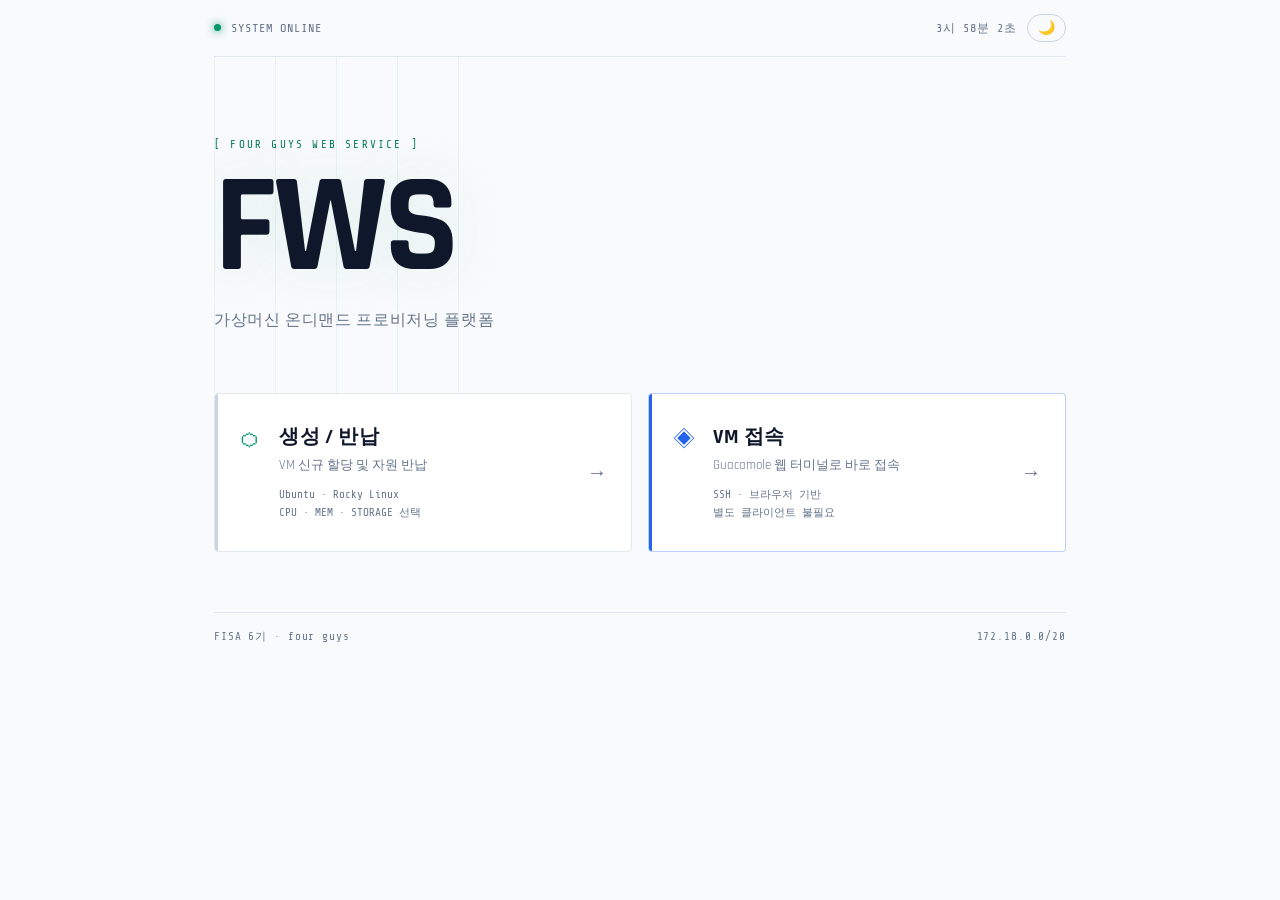
<file: FWS-web/index.html>
<!DOCTYPE html>
<html lang="ko">
<head>
  <meta charset="UTF-8" />
  <meta name="viewport" content="width=device-width, initial-scale=1.0"/>
  <title>FWS — Four Guys Web Service</title>
  <link rel="preconnect" href="https://fonts.googleapis.com">
  <link href="https://fonts.googleapis.com/css2?family=Share+Tech+Mono&family=Rajdhani:wght@400;600;700&display=swap" rel="stylesheet">
  <link rel="stylesheet" href="css/style.css"/>
  <script>(function(){if(localStorage.getItem('fws-theme')==='dark')document.documentElement.classList.add('dark');})()</script>
</head>
<body>
  <div class="scanline"></div>
  <div class="noise"></div>

  <div class="container main-container">

    <!-- 상단 상태 표시줄 -->
    <div class="status-bar">
      <span class="status-dot blink"></span>
      <span class="mono">SYSTEM ONLINE</span>
      <span class="spacer"></span>
      <span class="mono" id="clock"></span>
      <button class="theme-toggle" id="theme-toggle" onclick="toggleTheme()">🌙</button>
    </div>

    <!-- 로고 -->
    <div class="hero">
      <div class="logo-wrap">
        <div class="logo-tag mono">[ FOUR GUYS WEB SERVICE ]</div>
        <h1 class="logo-text">FWS</h1>
        <p class="logo-sub">가상머신 온디맨드 프로비저닝 플랫폼</p>
      </div>

      <div class="grid-lines" aria-hidden="true">
        <div></div><div></div><div></div><div></div><div></div>
      </div>
    </div>

    <!-- 메인 버튼 두 개 -->
    <div class="main-actions">

      <a href="provision.html" class="action-card">
        <div class="action-icon">⬡</div>
        <div class="action-content">
          <div class="action-title">생성 / 반납</div>
          <div class="action-desc">VM 신규 할당 및 자원 반납</div>
          <div class="action-detail mono">
            Ubuntu · Rocky Linux<br/>
            CPU · MEM · STORAGE 선택
          </div>
        </div>
        <div class="action-arrow">→</div>
      </a>

      <a href="#" class="action-card accent" id="btn-connect">
        <div class="action-icon">◈</div>
        <div class="action-content">
          <div class="action-title">VM 접속</div>
          <div class="action-desc">Guacamole 웹 터미널로 바로 접속</div>
          <div class="action-detail mono">
            SSH · 브라우저 기반<br/>
            별도 클라이언트 불필요
          </div>
        </div>
        <div class="action-arrow">→</div>
      </a>

    </div>

    <!-- 하단 -->
    <div class="footer-bar mono">
      <span>FISA 6기 · four guys</span>
      <span class="spacer"></span>
      <span>172.18.0.0/20</span>
    </div>

  </div>

  <!-- Guacamole 접속 모달 -->
  <div class="modal-overlay" id="connect-modal">
    <div class="modal-box">
      <div class="modal-title mono">[ VM 접속 ]</div>
      <p class="modal-desc">할당받은 VM 이름을 입력하세요</p>
      <input class="input-field" type="text" id="vm-name-connect" placeholder="예) fws-vm-001"/>
      <div class="modal-actions">
        <button class="btn-secondary" onclick="closeModal()">취소</button>
        <button class="btn-primary" onclick="connectGuacamole()">접속하기</button>
      </div>
    </div>
  </div>

  <script src="js/config.js"></script>
  <script src="js/theme.js"></script>
  <script src="js/main.js"></script>
</body>
</html>
</file>
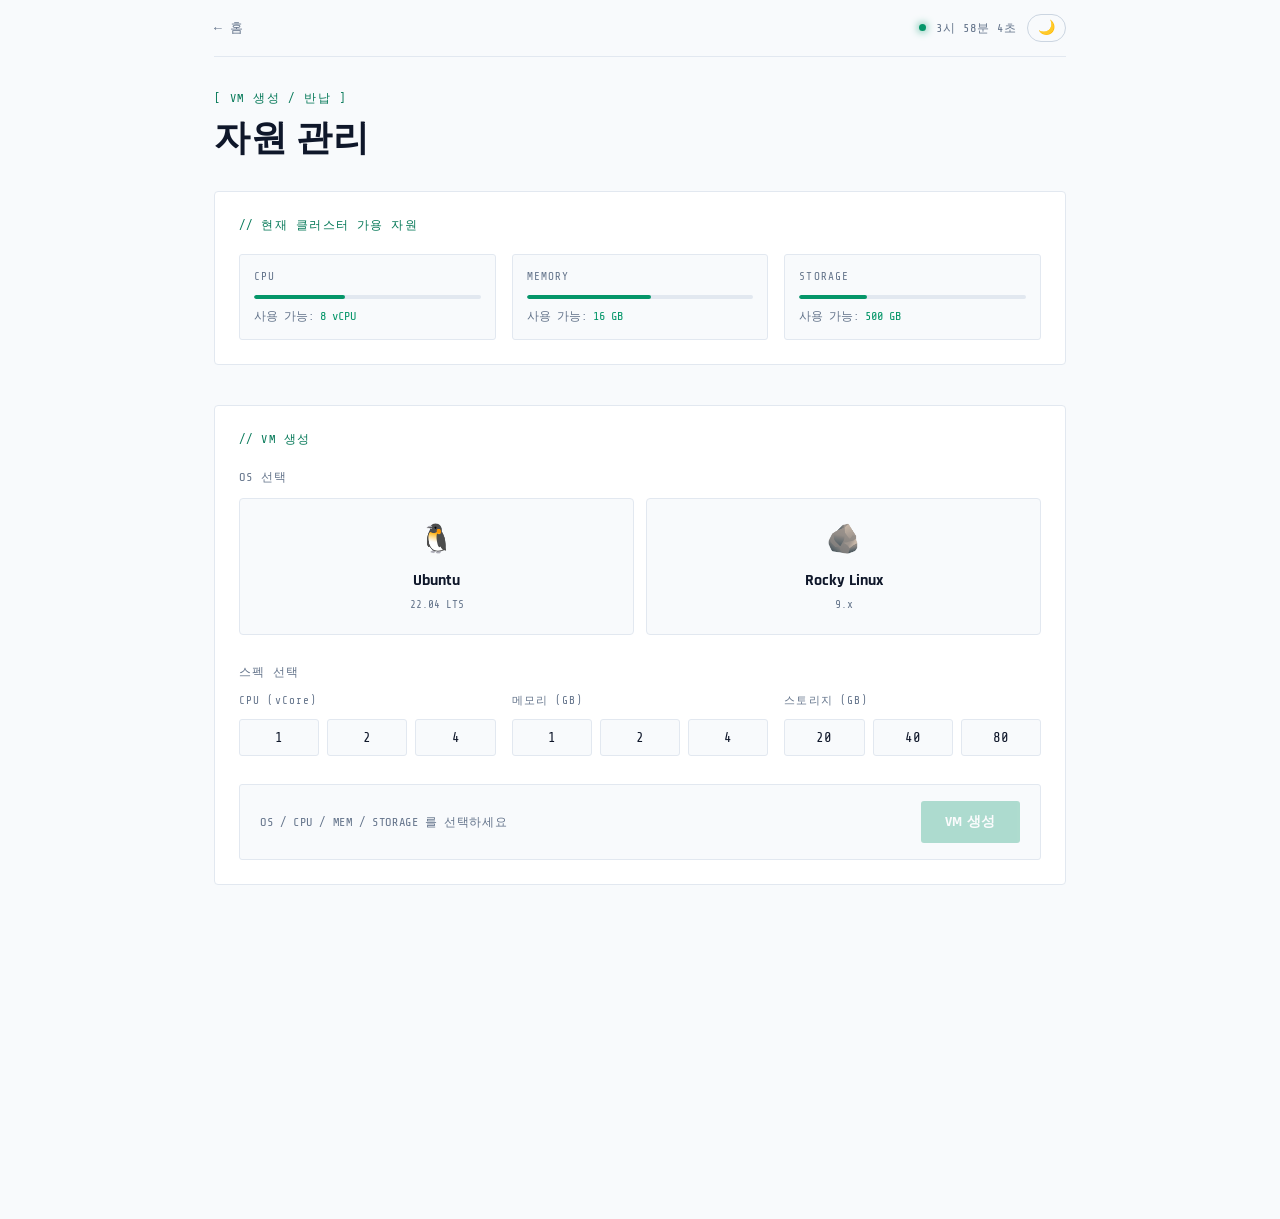
<file: FWS-web/provision.html>
<!DOCTYPE html>
<html lang="ko">
<head>
  <meta charset="UTF-8"/>
  <meta name="viewport" content="width=device-width, initial-scale=1.0"/>
  <title>FWS — VM 생성 / 반납</title>
  <link rel="preconnect" href="https://fonts.googleapis.com">
  <link href="https://fonts.googleapis.com/css2?family=Share+Tech+Mono&family=Rajdhani:wght@400;600;700&display=swap" rel="stylesheet">
  <link rel="stylesheet" href="css/style.css"/>
  <script>(function(){if(localStorage.getItem('fws-theme')==='dark')document.documentElement.classList.add('dark');})()</script>
</head>
<body>
  <div class="scanline"></div>
  <div class="noise"></div>

  <div class="container provision-container">

    <!-- 상단 네비 -->
    <div class="status-bar">
      <a href="index.html" class="back-btn mono">← 홈</a>
      <span class="spacer"></span>
      <span class="status-dot blink"></span>
      <span class="mono" id="clock"></span>
      <button class="theme-toggle" id="theme-toggle" onclick="toggleTheme()">🌙</button>
    </div>

    <div class="page-title">
      <span class="mono tag">[ VM 생성 / 반납 ]</span>
      <h2>자원 관리</h2>
    </div>

    <!-- ① 가용 자원 현황 -->
    <section class="section">
      <div class="section-header mono">// 현재 클러스터 가용 자원</div>
      <div class="resource-grid">
        <div class="resource-card">
          <div class="resource-label mono">CPU</div>
          <div class="resource-bar-wrap">
            <div class="resource-bar" id="cpu-bar" style="width: 40%"></div>
          </div>
          <div class="resource-value mono" id="cpu-val">사용 가능: <span class="highlight">8 vCPU</span></div>
        </div>
        <div class="resource-card">
          <div class="resource-label mono">MEMORY</div>
          <div class="resource-bar-wrap">
            <div class="resource-bar" id="mem-bar" style="width: 55%"></div>
          </div>
          <div class="resource-value mono" id="mem-val">사용 가능: <span class="highlight">16 GB</span></div>
        </div>
        <div class="resource-card">
          <div class="resource-label mono">STORAGE</div>
          <div class="resource-bar-wrap">
            <div class="resource-bar" id="sto-bar" style="width: 30%"></div>
          </div>
          <div class="resource-value mono" id="sto-val">사용 가능: <span class="highlight">500 GB</span></div>
        </div>
      </div>
    </section>

    <!-- ② VM 생성 폼 -->
    <section class="section">
      <div class="section-header mono">// VM 생성</div>

      <!-- OS 선택 -->
      <div class="form-group">
        <label class="form-label mono">OS 선택</label>
        <div class="os-cards">
          <div class="os-card" data-os="ubuntu" onclick="selectOS(this)">
            <div class="os-icon">🐧</div>
            <div class="os-name">Ubuntu</div>
            <div class="os-ver mono">22.04 LTS</div>
          </div>
          <div class="os-card" data-os="rocky" onclick="selectOS(this)">
            <div class="os-icon">🪨</div>
            <div class="os-name">Rocky Linux</div>
            <div class="os-ver mono">9.x</div>
          </div>
        </div>
      </div>

      <!-- 스펙 선택 -->
      <div class="form-group">
        <label class="form-label mono">스펙 선택</label>
        <div class="spec-grid">

          <div class="spec-item">
            <div class="spec-label mono">CPU (vCore)</div>
            <div class="spec-options">
              <button class="spec-btn" data-type="cpu" data-val="1" onclick="selectSpec(this)">1</button>
              <button class="spec-btn" data-type="cpu" data-val="2" onclick="selectSpec(this)">2</button>
              <button class="spec-btn" data-type="cpu" data-val="4" onclick="selectSpec(this)">4</button>
            </div>
          </div>

          <div class="spec-item">
            <div class="spec-label mono">메모리 (GB)</div>
            <div class="spec-options">
              <button class="spec-btn" data-type="mem" data-val="1" onclick="selectSpec(this)">1</button>
              <button class="spec-btn" data-type="mem" data-val="2" onclick="selectSpec(this)">2</button>
              <button class="spec-btn" data-type="mem" data-val="4" onclick="selectSpec(this)">4</button>
            </div>
          </div>

          <div class="spec-item">
            <div class="spec-label mono">스토리지 (GB)</div>
            <div class="spec-options">
              <button class="spec-btn" data-type="sto" data-val="20" onclick="selectSpec(this)">20</button>
              <button class="spec-btn" data-type="sto" data-val="40" onclick="selectSpec(this)">40</button>
              <button class="spec-btn" data-type="sto" data-val="80" onclick="selectSpec(this)">80</button>
            </div>
          </div>

        </div>
      </div>

      <!-- 선택 요약 + 생성 버튼 -->
      <div class="form-summary" id="summary">
        <div class="summary-inner mono" id="summary-text">OS / CPU / MEM / STORAGE 를 선택하세요</div>
        <button class="btn-primary" id="create-btn" onclick="createVM()" disabled>VM 생성</button>
      </div>
    </section>

    <!-- ③ 생성 결과 (숨김 → 생성 후 표시) -->
    <section class="section result-section" id="result-section" style="display:none">
      <div class="section-header mono">// 할당 완료</div>
      <div class="result-box">
        <div class="result-row">
          <span class="mono result-label">VM 이름</span>
          <span class="mono result-val highlight" id="res-name">-</span>
        </div>
        <div class="result-row">
          <span class="mono result-label">IP 주소</span>
          <span class="mono result-val highlight" id="res-ip">-</span>
        </div>
        <div class="result-row">
          <span class="mono result-label">OS</span>
          <span class="mono result-val" id="res-os">-</span>
        </div>
        <div class="result-row">
          <span class="mono result-label">스펙</span>
          <span class="mono result-val" id="res-spec">-</span>
        </div>
        <div class="result-row">
          <span class="mono result-label">접속 방법</span>
          <span class="mono result-val" id="res-ssh">-</span>
        </div>
        <div class="result-actions">
          <button class="btn-copy mono" onclick="copySSH()">SSH 명령어 복사</button>
          <button class="btn-primary" onclick="goGuacamole()">웹 터미널 접속 →</button>
        </div>
      </div>
    </section>

    <!-- ④ VM 반납 -->
    <section class="section">
      <div class="section-header mono">// VM 반납</div>
      <div class="return-box">
        <input class="input-field" type="text" id="return-vm-name" placeholder="반납할 VM 이름 입력 (예: fws-vm-001)"/>
        <button class="btn-danger" onclick="returnVM()">반납하기</button>
      </div>
      <div class="return-hint mono">⚠ 반납하면 해당 VM의 모든 데이터가 삭제됩니다.</div>
    </section>

    <div class="footer-bar mono">
      <span>FISA 5기 · 5추팀</span>
      <span class="spacer"></span>
      <span>172.18.0.0/20</span>
    </div>

  </div>

  <!-- 토스트 알림 -->
  <div class="toast" id="toast"></div>

  <script src="js/config.js"></script>
  <script src="js/theme.js"></script>
  <script src="js/provision.js"></script>
</body>
</html>
</file>
<file: FWS-web/css/style.css>
/* ============================================
   FWS — Four Guys Web Service
   Light / Dark Theme
   ============================================ */

@import url('https://fonts.googleapis.com/css2?family=Share+Tech+Mono&family=Rajdhani:wght@400;600;700&display=swap');

/* ── 라이트 모드 (기본) ─────────────────────── */
:root {
  --bg:               #f8fafc;
  --bg2:              #ffffff;
  --bg3:              #f1f5f9;
  --border:           #e2e8f0;
  --border2:          #cbd5e1;
  --green:            #059669;
  --green-dim:        #047857;
  --green-dark:       #ecfdf5;
  --blue:             #2563eb;
  --text:             #0f172a;
  --text-dim:         #64748b;
  --danger:           #dc2626;
  --text-bright:      #0f172a;
  --logo-shadow:      rgba(5, 150, 105, 0.1);
  --btn-primary-text: #ffffff;
  --mono:             'Share Tech Mono', monospace;
  --sans:             'Rajdhani', sans-serif;
}

/* ── 다크 모드 ──────────────────────────────── */
html.dark {
  --bg:               #080c10;
  --bg2:              #0d1219;
  --bg3:              #111820;
  --border:           #1e2d3d;
  --border2:          #243447;
  --green:            #00ff88;
  --green-dim:        #00cc6a;
  --green-dark:       #002a1a;
  --blue:             #00aaff;
  --text:             #c8d8e8;
  --text-dim:         #607080;
  --danger:           #ff4455;
  --text-bright:      #ffffff;
  --logo-shadow:      rgba(0, 255, 136, 0.15);
  --btn-primary-text: #000000;
}

/* ── 리셋 ─────────────────────────────────── */
*, *::before, *::after { box-sizing: border-box; margin: 0; padding: 0; }

html {
  transition: background 0.25s, color 0.25s;
}

html, body {
  height: 100%;
  background: var(--bg);
  color: var(--text);
  font-family: var(--sans);
  font-size: 16px;
  line-height: 1.5;
  overflow-x: hidden;
}

a { text-decoration: none; color: inherit; }

/* ── 스캔라인 + 노이즈 (다크 모드에서만 표시) ── */
.scanline, .noise { display: none; }

html.dark .scanline {
  display: block;
  pointer-events: none;
  position: fixed;
  inset: 0;
  z-index: 100;
  background: repeating-linear-gradient(
    to bottom,
    transparent 0px,
    transparent 2px,
    rgba(0,0,0,0.08) 2px,
    rgba(0,0,0,0.08) 4px
  );
}

html.dark .noise {
  display: block;
  pointer-events: none;
  position: fixed;
  inset: 0;
  z-index: 99;
  opacity: 0.025;
  background-image: url("data:image/svg+xml,%3Csvg viewBox='0 0 200 200' xmlns='http://www.w3.org/2000/svg'%3E%3Cfilter id='n'%3E%3CfeTurbulence type='fractalNoise' baseFrequency='0.9' numOctaves='4'/%3E%3C/filter%3E%3Crect width='100%25' height='100%25' filter='url(%23n)'/%3E%3C/svg%3E");
  background-size: 150px;
}

/* ── 공통 유틸 ───────────────────────────── */
.mono { font-family: var(--mono); }
.spacer { flex: 1; }
.highlight { color: var(--green); }

/* ── 컨테이너 ────────────────────────────── */
.container {
  max-width: 900px;
  margin: 0 auto;
  padding: 0 24px 60px;
  min-height: 100vh;
}

/* ── 상태 표시줄 ─────────────────────────── */
.status-bar {
  display: flex;
  align-items: center;
  gap: 10px;
  padding: 14px 0;
  border-bottom: 1px solid var(--border);
  font-size: 12px;
  color: var(--text-dim);
  letter-spacing: 0.08em;
}

.status-dot {
  width: 7px; height: 7px;
  border-radius: 50%;
  background: var(--green);
  box-shadow: 0 0 8px var(--green);
}

.status-dot.blink {
  animation: blink 2s ease-in-out infinite;
}

@keyframes blink {
  0%, 100% { opacity: 1; }
  50%       { opacity: 0.2; }
}

.back-btn {
  font-size: 13px;
  color: var(--text-dim);
  letter-spacing: 0.05em;
  transition: color 0.2s;
}
.back-btn:hover { color: var(--green); }

/* ── 테마 토글 버튼 ──────────────────────── */
.theme-toggle {
  background: none;
  border: 1px solid var(--border2);
  border-radius: 20px;
  padding: 3px 10px;
  cursor: pointer;
  font-size: 14px;
  color: var(--text-dim);
  line-height: 1.4;
  transition: border-color 0.2s, color 0.2s, background 0.2s;
  flex-shrink: 0;
}
.theme-toggle:hover {
  border-color: var(--green);
  color: var(--text);
  background: var(--bg3);
}

/* ── 메인 페이지 히어로 ──────────────────── */
.hero {
  position: relative;
  padding: 80px 0 60px;
  overflow: hidden;
}

.logo-wrap { position: relative; z-index: 2; }

.logo-tag {
  font-size: 11px;
  letter-spacing: 0.2em;
  color: var(--green-dim);
  margin-bottom: 12px;
}

.logo-text {
  font-family: var(--sans);
  font-size: clamp(72px, 15vw, 140px);
  font-weight: 700;
  line-height: 0.9;
  letter-spacing: -0.02em;
  color: var(--text-bright);
  text-shadow: 0 0 60px var(--logo-shadow);
}

.logo-sub {
  margin-top: 18px;
  font-size: 16px;
  color: var(--text-dim);
  letter-spacing: 0.04em;
}

/* 배경 그리드 라인 */
.grid-lines {
  position: absolute;
  inset: 0;
  z-index: 1;
  display: flex;
  gap: 60px;
  opacity: 0.07;
}
.grid-lines div {
  width: 1px;
  background: var(--green);
  height: 100%;
}

/* ── 메인 액션 카드 ──────────────────────── */
.main-actions {
  display: grid;
  grid-template-columns: 1fr 1fr;
  gap: 16px;
  margin-bottom: 60px;
}

@media (max-width: 600px) {
  .main-actions { grid-template-columns: 1fr; }
}

.action-card {
  display: flex;
  align-items: flex-start;
  gap: 18px;
  padding: 28px 24px;
  background: var(--bg2);
  border: 1px solid var(--border);
  border-radius: 4px;
  cursor: pointer;
  transition: border-color 0.2s, background 0.2s, transform 0.15s;
  position: relative;
  overflow: hidden;
}

.action-card::before {
  content: '';
  position: absolute;
  left: 0; top: 0; bottom: 0;
  width: 3px;
  background: var(--border2);
  transition: background 0.2s;
}

.action-card:hover {
  border-color: var(--border2);
  background: var(--bg3);
  transform: translateY(-2px);
}
.action-card:hover::before { background: var(--green); }

.action-card.accent::before { background: var(--blue); }
.action-card.accent:hover::before { background: var(--blue); }
.action-card.accent { border-color: color-mix(in srgb, var(--blue) 30%, transparent); }
.action-card.accent:hover { border-color: color-mix(in srgb, var(--blue) 50%, transparent); }

.action-icon {
  font-size: 22px;
  color: var(--green);
  flex-shrink: 0;
  margin-top: 2px;
}
.action-card.accent .action-icon { color: var(--blue); }

.action-title {
  font-size: 20px;
  font-weight: 700;
  letter-spacing: 0.03em;
  margin-bottom: 4px;
}

.action-desc {
  font-size: 13px;
  color: var(--text-dim);
  margin-bottom: 10px;
}

.action-detail {
  font-size: 11px;
  color: var(--text-dim);
  line-height: 1.7;
}

.action-arrow {
  margin-left: auto;
  font-size: 20px;
  color: var(--text-dim);
  align-self: center;
  flex-shrink: 0;
  transition: transform 0.2s, color 0.2s;
}
.action-card:hover .action-arrow {
  transform: translateX(4px);
  color: var(--green);
}
.action-card.accent:hover .action-arrow { color: var(--blue); }

/* ── 푸터 ────────────────────────────────── */
.footer-bar {
  display: flex;
  font-size: 11px;
  color: var(--text-dim);
  letter-spacing: 0.08em;
  border-top: 1px solid var(--border);
  padding-top: 16px;
}

/* ── 모달 ────────────────────────────────── */
.modal-overlay {
  display: none;
  position: fixed;
  inset: 0;
  background: rgba(0,0,0,0.5);
  z-index: 200;
  align-items: center;
  justify-content: center;
}
.modal-overlay.active { display: flex; }

.modal-box {
  background: var(--bg2);
  border: 1px solid var(--border2);
  border-radius: 4px;
  padding: 36px;
  min-width: 340px;
  max-width: 90vw;
  box-shadow: 0 20px 60px rgba(0,0,0,0.15);
}

.modal-title {
  font-size: 14px;
  letter-spacing: 0.12em;
  color: var(--green);
  margin-bottom: 12px;
}

.modal-desc {
  font-size: 14px;
  color: var(--text-dim);
  margin-bottom: 20px;
}

.modal-actions {
  display: flex;
  gap: 10px;
  margin-top: 16px;
  justify-content: flex-end;
}

/* ════════════════════════════════════════════
   프로비저닝 페이지
   ════════════════════════════════════════════ */

.page-title {
  padding: 32px 0 24px;
}
.page-title .tag {
  font-size: 12px;
  letter-spacing: 0.15em;
  color: var(--green-dim);
  display: block;
  margin-bottom: 6px;
}
.page-title h2 {
  font-size: 36px;
  font-weight: 700;
  letter-spacing: 0.02em;
}

/* ── 섹션 ────────────────────────────────── */
.section {
  margin-bottom: 40px;
  padding: 24px;
  background: var(--bg2);
  border: 1px solid var(--border);
  border-radius: 4px;
}

.section-header {
  font-size: 12px;
  letter-spacing: 0.12em;
  color: var(--green-dim);
  margin-bottom: 20px;
}

/* ── 자원 현황 ───────────────────────────── */
.resource-grid {
  display: grid;
  grid-template-columns: repeat(3, 1fr);
  gap: 16px;
}

@media (max-width: 600px) {
  .resource-grid { grid-template-columns: 1fr; }
}

.resource-card {
  padding: 14px;
  background: var(--bg);
  border: 1px solid var(--border);
  border-radius: 3px;
}

.resource-label {
  font-size: 11px;
  letter-spacing: 0.1em;
  color: var(--text-dim);
  margin-bottom: 10px;
}

.resource-bar-wrap {
  width: 100%;
  height: 4px;
  background: var(--border);
  border-radius: 2px;
  margin-bottom: 8px;
  overflow: hidden;
}

.resource-bar {
  height: 100%;
  background: var(--green);
  border-radius: 2px;
  transition: width 1s ease;
}

html.dark .resource-bar {
  box-shadow: 0 0 6px var(--green);
}

.resource-value {
  font-size: 12px;
  color: var(--text-dim);
}

/* ── 폼 공통 ─────────────────────────────── */
.form-group {
  margin-bottom: 28px;
}

.form-label {
  display: block;
  font-size: 12px;
  letter-spacing: 0.1em;
  color: var(--text-dim);
  margin-bottom: 12px;
}

/* ── OS 선택 ─────────────────────────────── */
.os-cards {
  display: flex;
  gap: 12px;
}

.os-card {
  flex: 1;
  padding: 20px 16px;
  background: var(--bg);
  border: 1px solid var(--border);
  border-radius: 4px;
  text-align: center;
  cursor: pointer;
  transition: border-color 0.2s, background 0.2s;
  user-select: none;
}

.os-card:hover {
  border-color: var(--border2);
  background: var(--bg3);
}

.os-card.selected {
  border-color: var(--green);
  background: var(--green-dark);
}

html.dark .os-card.selected {
  box-shadow: 0 0 12px rgba(0,255,136,0.1);
}

.os-icon { font-size: 28px; margin-bottom: 8px; }
.os-name { font-size: 16px; font-weight: 700; margin-bottom: 4px; }
.os-ver  { font-size: 11px; color: var(--text-dim); }

/* ── 스펙 선택 ───────────────────────────── */
.spec-grid {
  display: grid;
  grid-template-columns: repeat(3, 1fr);
  gap: 16px;
}

@media (max-width: 600px) {
  .spec-grid { grid-template-columns: 1fr; }
}

.spec-item { display: flex; flex-direction: column; gap: 10px; }

.spec-label {
  font-size: 11px;
  letter-spacing: 0.1em;
  color: var(--text-dim);
}

.spec-options { display: flex; gap: 8px; }

.spec-btn {
  flex: 1;
  padding: 10px 0;
  background: var(--bg);
  border: 1px solid var(--border);
  border-radius: 3px;
  color: var(--text);
  font-family: var(--mono);
  font-size: 14px;
  cursor: pointer;
  transition: border-color 0.15s, background 0.15s, color 0.15s;
}

.spec-btn:hover {
  border-color: var(--border2);
  background: var(--bg3);
}

.spec-btn.selected {
  border-color: var(--green);
  background: var(--green-dark);
  color: var(--green);
}

/* ── 요약 + 생성 버튼 ────────────────────── */
.form-summary {
  display: flex;
  align-items: center;
  gap: 16px;
  padding: 16px 20px;
  background: var(--bg);
  border: 1px solid var(--border);
  border-radius: 3px;
}

.summary-inner {
  flex: 1;
  font-size: 12px;
  color: var(--text-dim);
  letter-spacing: 0.05em;
}

/* ── 결과 박스 ───────────────────────────── */
.result-section {
  border-color: var(--green);
}

html.dark .result-section {
  box-shadow: 0 0 20px rgba(0,255,136,0.05);
}

.result-box { display: flex; flex-direction: column; gap: 12px; }

.result-row {
  display: flex;
  align-items: center;
  gap: 16px;
  padding: 10px 0;
  border-bottom: 1px solid var(--border);
}

.result-label {
  font-size: 11px;
  letter-spacing: 0.1em;
  color: var(--text-dim);
  width: 90px;
  flex-shrink: 0;
}

.result-val { font-size: 14px; }

.result-actions {
  display: flex;
  gap: 12px;
  margin-top: 8px;
  justify-content: flex-end;
}

/* ── 반납 ────────────────────────────────── */
.return-box {
  display: flex;
  gap: 12px;
  margin-bottom: 12px;
}

.return-hint {
  font-size: 11px;
  color: var(--danger);
  letter-spacing: 0.05em;
  opacity: 0.7;
}

/* ════════════════════════════════════════════
   공통 버튼 / 인풋
   ════════════════════════════════════════════ */

.btn-primary {
  padding: 12px 24px;
  background: var(--green);
  border: none;
  border-radius: 3px;
  color: var(--btn-primary-text);
  font-family: var(--sans);
  font-size: 14px;
  font-weight: 700;
  letter-spacing: 0.05em;
  cursor: pointer;
  transition: opacity 0.2s, transform 0.15s;
  white-space: nowrap;
}

.btn-primary:hover:not(:disabled) {
  opacity: 0.9;
  transform: translateY(-1px);
}

.btn-primary:disabled {
  opacity: 0.3;
  cursor: not-allowed;
}

.btn-secondary {
  padding: 12px 20px;
  background: transparent;
  border: 1px solid var(--border2);
  border-radius: 3px;
  color: var(--text-dim);
  font-family: var(--sans);
  font-size: 14px;
  cursor: pointer;
  transition: border-color 0.2s, color 0.2s;
}
.btn-secondary:hover {
  border-color: var(--text-dim);
  color: var(--text);
}

.btn-danger {
  padding: 12px 20px;
  background: transparent;
  border: 1px solid var(--danger);
  border-radius: 3px;
  color: var(--danger);
  font-family: var(--sans);
  font-size: 14px;
  font-weight: 600;
  cursor: pointer;
  transition: background 0.2s;
  white-space: nowrap;
}
.btn-danger:hover { background: rgba(220,38,38,0.08); }

.btn-copy {
  padding: 12px 20px;
  background: transparent;
  border: 1px solid var(--border2);
  border-radius: 3px;
  color: var(--text-dim);
  font-family: var(--mono);
  font-size: 12px;
  cursor: pointer;
  letter-spacing: 0.05em;
  transition: border-color 0.2s, color 0.2s;
}
.btn-copy:hover {
  border-color: var(--green-dim);
  color: var(--green);
}

.input-field {
  flex: 1;
  padding: 12px 16px;
  background: var(--bg);
  border: 1px solid var(--border);
  border-radius: 3px;
  color: var(--text);
  font-family: var(--mono);
  font-size: 13px;
  outline: none;
  transition: border-color 0.2s;
  width: 100%;
}
.input-field:focus { border-color: var(--green-dim); }
.input-field::placeholder { color: var(--text-dim); }

/* ── 토스트 알림 ─────────────────────────── */
.toast {
  position: fixed;
  bottom: 32px;
  right: 32px;
  padding: 14px 22px;
  background: var(--bg2);
  border: 1px solid var(--green);
  border-radius: 4px;
  font-family: var(--mono);
  font-size: 13px;
  color: var(--green);
  letter-spacing: 0.05em;
  box-shadow: 0 4px 20px rgba(0,0,0,0.12);
  transform: translateY(80px);
  opacity: 0;
  transition: transform 0.3s ease, opacity 0.3s ease;
  z-index: 300;
  pointer-events: none;
}
.toast.show {
  transform: translateY(0);
  opacity: 1;
}
.toast.error {
  border-color: var(--danger);
  color: var(--danger);
}
</file>
